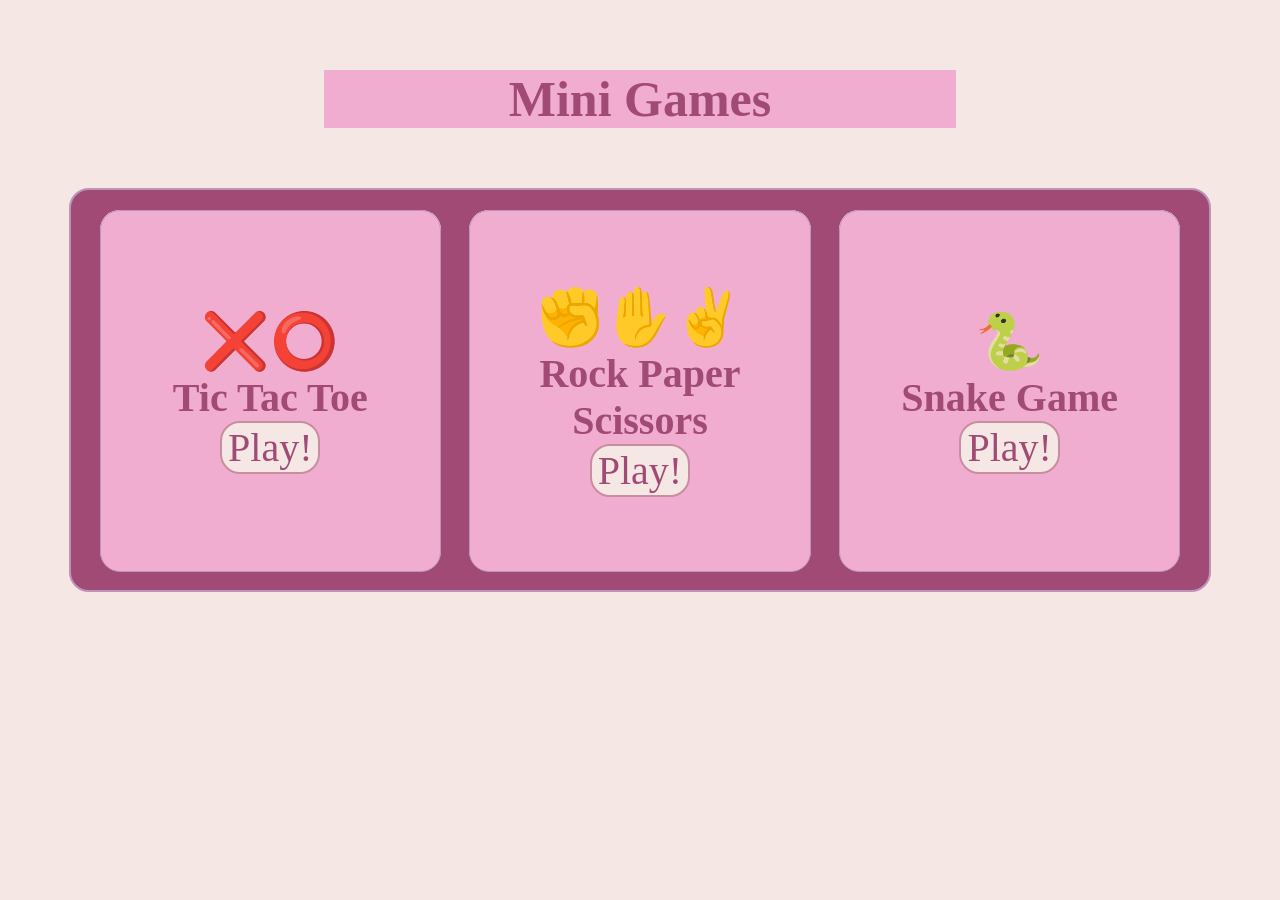
<file: index.html>
<!DOCTYPE html>
<html lang="en">

<head>
    <meta charset="UTF-8">
    <meta name="viewport" content="width=device-width, initial-scale=1.0">
    <title>something-new</title>
    <link rel="stylesheet" href="style.css">
    <meta name="viewport" content="width=device-width, initial-scale=1.0">
</head>

<body>
    <h2 class="heading">Mini Games</h2>
    <div class="mainbox">
        <div class="box">
            <div class="card">
                <h2 class="symbols">❌⭕</h2>
                <h3 class="game-name">Tic Tac Toe</h3>
                <button onclick="location.href='tic-tac-toe/index.html'" class="play-button">
                    Play!
                </button>
            </div>
        </div>


        <div class="box">
            <div class="card">
                <h2 class="symbols">✊✋✌️</h2>
                <h3 class="game-name">Rock Paper Scissors</h3>
                <button onclick="location.href='rock-paper-scissors/index.html'" class="play-button">
                    Play!
                </button>
            </div>
        </div>


        <div class="box">
            <div class="card">
                <h2 class="symbols">🐍</h2>
                <h3 class="game-name">Snake Game</h3>
                <button onclick="location.href='snake-game/index.html'" class="play-button">
                    Play!
                </button>
            </div>
        </div>
    </div>
    <div class="games">

    </div>
</body>

</html>
</file>
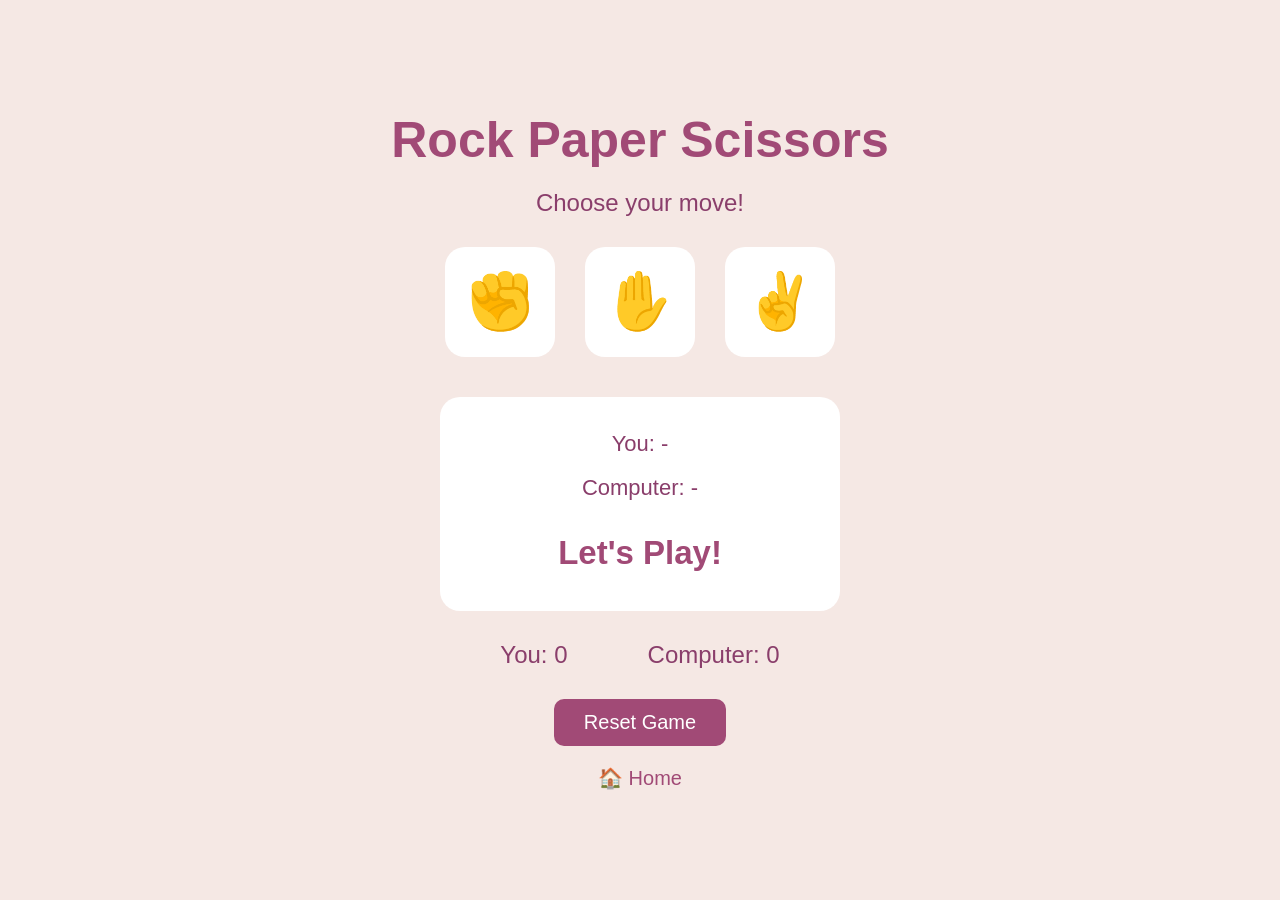
<file: rock-paper-scissors/index.html>
<!DOCTYPE html>
<html lang="en">
<head>
    <meta charset="UTF-8">
    <meta name="viewport" content="width=device-width, initial-scale=1.0">
    <title>Rock Paper Scissors</title>

    <link rel="stylesheet" href="style.css">
</head>
<body>

<div class="container">

    <h1>Rock Paper Scissors</h1>
    <p class="instruction">Choose your move!</p>
    <div class="choices">
        <button class="choice" id="rock">✊</button>
        <button class="choice" id="paper">✋</button>
        <button class="choice" id="scissors">✌️</button>
    </div>
    <div class="result">
        <p>You: <span id="user-choice">-</span></p>
        <p>Computer: <span id="computer-choice">-</span></p>
        <h2 id="winner">Let's Play!</h2>
    </div>
    <div class="score">
        <p>You: <span id="user-score">0</span></p>
        <p>Computer: <span id="computer-score">0</span></p>
    </div>
    <button id="reset">Reset Game</button>
    <a href="../index.html" class="home-btn">🏠 Home</a>
</div>

<script src="script.js"></script>

</body>
</html>
</file>
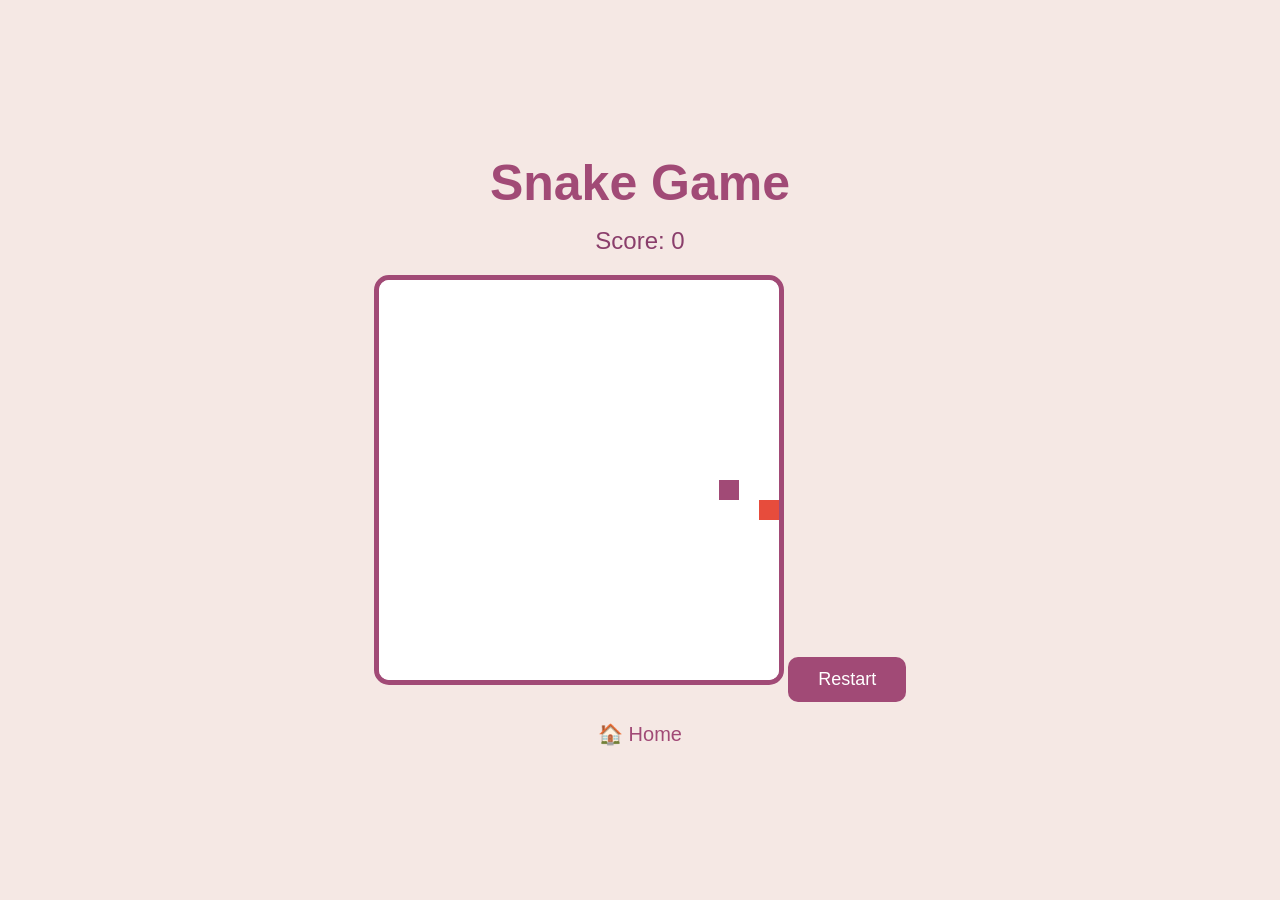
<file: snake-game/index.html>
<!DOCTYPE html>
<html lang="en">
<head>
    <meta charset="UTF-8">
    <meta name="viewport" content="width=device-width, initial-scale=1.0">
    <title>Snake Game</title>

    <link rel="stylesheet" href="style.css">
</head>
<body>

<div class="container">

    <h1>Snake Game</h1>

    <p>Score: <span id="score">0</span></p>

    <canvas id="gameBoard" width="400" height="400"></canvas>

    <button id="restart">Restart</button>

    <a href="../index.html" class="home-btn">🏠 Home</a>

</div>

<script src="script.js"></script>

</body>
</html>
</file>
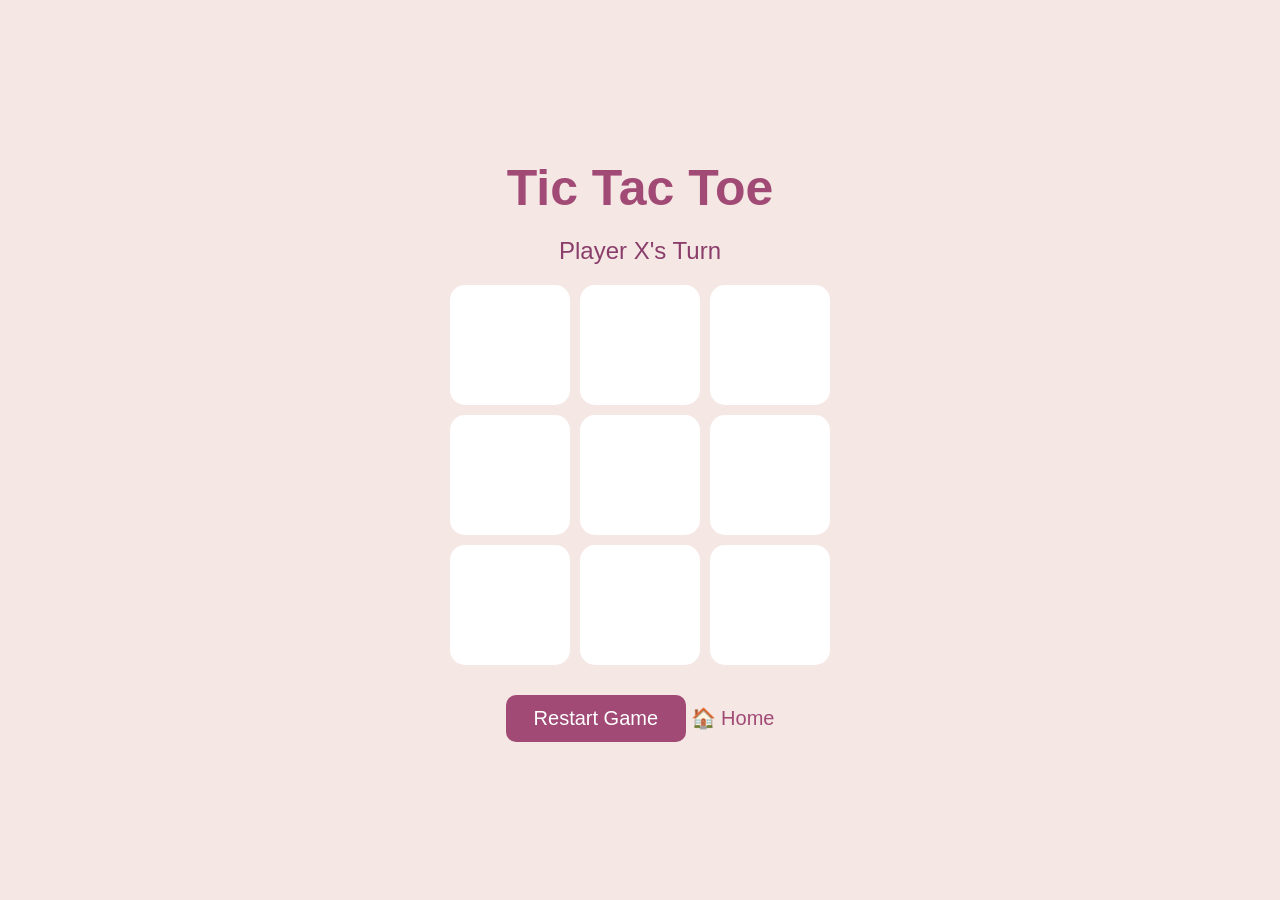
<file: tic-tac-toe/index.html>
<!DOCTYPE html>
<html lang="en">
<head>
    <meta charset="UTF-8">
    <meta name="viewport" content="width=device-width, initial-scale=1.0">
    <title>Tic Tac Toe</title>

    <link rel="stylesheet" href="style.css">
</head>
<body>

    <div class="container">

        <h1>Tic Tac Toe</h1>
        <p id="status">Player X's Turn</p>
        <div class="board">

            <div class="cell" data-index="0"></div>
            <div class="cell" data-index="1"></div>
            <div class="cell" data-index="2"></div>

            <div class="cell" data-index="3"></div>
            <div class="cell" data-index="4"></div>
            <div class="cell" data-index="5"></div>

            <div class="cell" data-index="6"></div>
            <div class="cell" data-index="7"></div>
            <div class="cell" data-index="8"></div>

        </div>
        <button id="restart">Restart Game</button>
        <a href="../index.html" class="home-btn">🏠 Home</a>
    </div>

<script src="script.js"></script>

</body>
</html>
</file>
<file: style.css>
* {
    background: #F5E8E4;
}

.heading {
    color: #A14A76;
    display: flex;
    align-items: center;
    justify-content: center;
    font-size: 50px;
    text-align: center;
    font-family: cursive;
    background-color: #f0add0;
    width: 50%;
    margin: 70px auto auto auto;
}

.heading:hover {
    transform: scale(1.1);
}

.mainbox {
    display: flex;
    margin: 60px auto 0 auto;
    justify-content: space-evenly;
    align-items: center;
    margin-top: 60px;
    background-color: #A14A76;
    ;
    height: 400px;
    width: 90%;
    border: 2px solid #bd93ba;
    border-radius: 20px;

}

.box {
    height: 90%;
    width: 30%;
    background-color: white;

    border-radius: 20px;
}

.card {
    display: flex;
    height: 100%;
    flex-direction: column;
    justify-content: center;
    align-items: center;
    background-color: #f0add0;
    border: 1px solid #bd93ba;
    border-radius: 20px;
}

.symbols {
    font-size: 55px;
    margin: 0;
    background-color: #f0add0;
}

.symbols:hover {
    transform: scale(1.1);
}

.game-name {
    font-size: 40px;
    font-family: cursive;
    margin: 0;
    color: #A14A76;
    background-color: #f0add0;
    text-align: center;
    width: 100%;
    transition: transform 0.3s ease;
}

.play-button {
    font-size: 40px;
    margin: 0;
    background: #F5E8E4;
    font-family: cursive;
    border-radius: 20px;
    color: #A14A76;
    border: 2px solid #c88ea0;
    transition: transform 0.3s ease;
}

.play-button:hover {
    transform: scale(1.1);
}

@media (max-width:768px) {

    .main-box {
        flex-direction: column;
        align-items: center;
        gap: 30px;
    }

    .card {
        width: 90%;
        height: 250px;
    }

}

@media (max-width:768px) {

    h2 {

        font-size: 45px;

    }

}

@media (max-width:768px) {

    .game-name {

        font-size: 30px;

    }

}

@media(max-width:768px) {

    button {

        font-size: 18px;

        padding: 10px 18px;

    }

}

@media(max-width:768px) {

    body {

        padding: 20px;

    }

    h1 {

        font-size: 40px;

    }

    p {

        font-size: 18px;

    }

    button {

        font-size: 18px;

    }

}
</file>
<file: rock-paper-scissors/style.css>
*{
    margin:0;
    padding:0;
    box-sizing:border-box;
}

body{
    background:#F5E8E4;
    font-family:Arial, Helvetica, sans-serif;
    display:flex;
    justify-content:center;
    align-items:center;
    height:100vh;
}
.container{
    text-align:center;
}
h1{
    color:#A14A76;
    font-size:50px;
    margin-bottom:20px;
}
.instruction{
    color:#8A3E6B;
    font-size:24px;
    margin-bottom:30px;
}

.choices{
    display:flex;
    justify-content:center;
    gap:30px;
    margin-bottom:40px;
}
.choice{
    width:110px;
    height:110px;
    font-size:55px;
    border:none;
    border-radius:20px;
    background:white;
    cursor:pointer;
    transition:.3s;
}
.choice:hover{
    transform:scale(1.1);
    background:#F3D9E3;
}
.result{
    background:white;
    border-radius:20px;
    padding:25px;
    width:400px;
    margin:auto;
    color:#8A3E6B;
    font-size:22px;
    line-height:2;
}
#winner{
    color:#A14A76;
    margin-top:10px;
}
.score{
    display:flex;
    justify-content:center;
    gap:80px;
    margin-top:30px;
    font-size:24px;
    color:#8A3E6B;
}
#reset{
    margin-top:30px;
    padding:12px 30px;
    border:none;
    border-radius:10px;
    background:#A14A76;
    color:white;
    font-size:20px;
    cursor:pointer;
    transition:.3s;
}
#reset:hover{
    background:#8D3B67;
}
.home-btn{
    display:block;
    margin-top:20px;
    text-decoration:none;
    color:#A14A76;
    font-size:20px;
}
@media (max-width:768px){

    .choice{

        width:80px;
        height:80px;

        font-size:40px;

    }

    .choices{

        gap:15px;

    }

}
</file>
<file: snake-game/style.css>
*{
    margin:0;
    padding:0;
    box-sizing:border-box;
}

body{

    background:#F5E8E4;

    display:flex;
    justify-content:center;
    align-items:center;

    height:100vh;

    font-family:Arial;
}

.container{

    text-align:center;
}

h1{

    color:#A14A76;

    font-size:50px;

    margin-bottom:15px;
}

p{

    color:#8A3E6B;

    font-size:24px;

    margin-bottom:20px;
}

canvas{

    background:white;

    border:5px solid #A14A76;

    border-radius:15px;
}

button{

    margin-top:20px;

    padding:12px 30px;

    border:none;

    background:#A14A76;

    color:white;

    font-size:18px;

    border-radius:10px;

    cursor:pointer;
}

button:hover{

    background:#8A3E6B;
}

.home-btn{

    display:block;

    margin-top:20px;

    text-decoration:none;

    color:#A14A76;

    font-size:20px;
}
@media(max-width:768px){

    canvas{

        width:300px;
        height:300px;

    }

}
</file>
<file: tic-tac-toe/style.css>
*{
    margin:0;
    padding:0;
    box-sizing:border-box;
}

body{
    background:#F5E8E4;
    font-family:Arial, Helvetica, sans-serif;
    display:flex;
    justify-content:center;
    align-items:center;
    height:100vh;
}

.container{
    text-align:center;
}

h1{
    color:#A14A76;
    margin-bottom:20px;
    font-size:50px;
}

#status{
    font-size:24px;
    margin-bottom:20px;
    color:#8A3E6B;
}

.board{
    display:grid;
    grid-template-columns:repeat(3,120px);
    grid-template-rows:repeat(3,120px);
    gap:10px;
    margin:auto;
}

.cell{
    background:white;
    border-radius:15px;
    display:flex;
    justify-content:center;
    align-items:center;
    font-size:60px;
    font-weight:bold;
    cursor:pointer;
    transition:.3s;
}

.cell:hover{
    background:#F3D9E3;
}

button{
    margin-top:30px;
    padding:12px 28px;
    border:none;
    background:#A14A76;
    color:white;
    font-size:20px;
    border-radius:10px;
    cursor:pointer;
}

button:hover{
    background:#8A3E6B;
}

.home-btn{
    display:inline-block;
    margin-top:20px;
    text-decoration:none;
    color:#A14A76;
    font-size:20px;
}
@media (max-width:768px){

    .board{

        grid-template-columns:repeat(3,90px);
        grid-template-rows:repeat(3,90px);

    }

    .cell{

        font-size:50px;

    }

}
</file>
